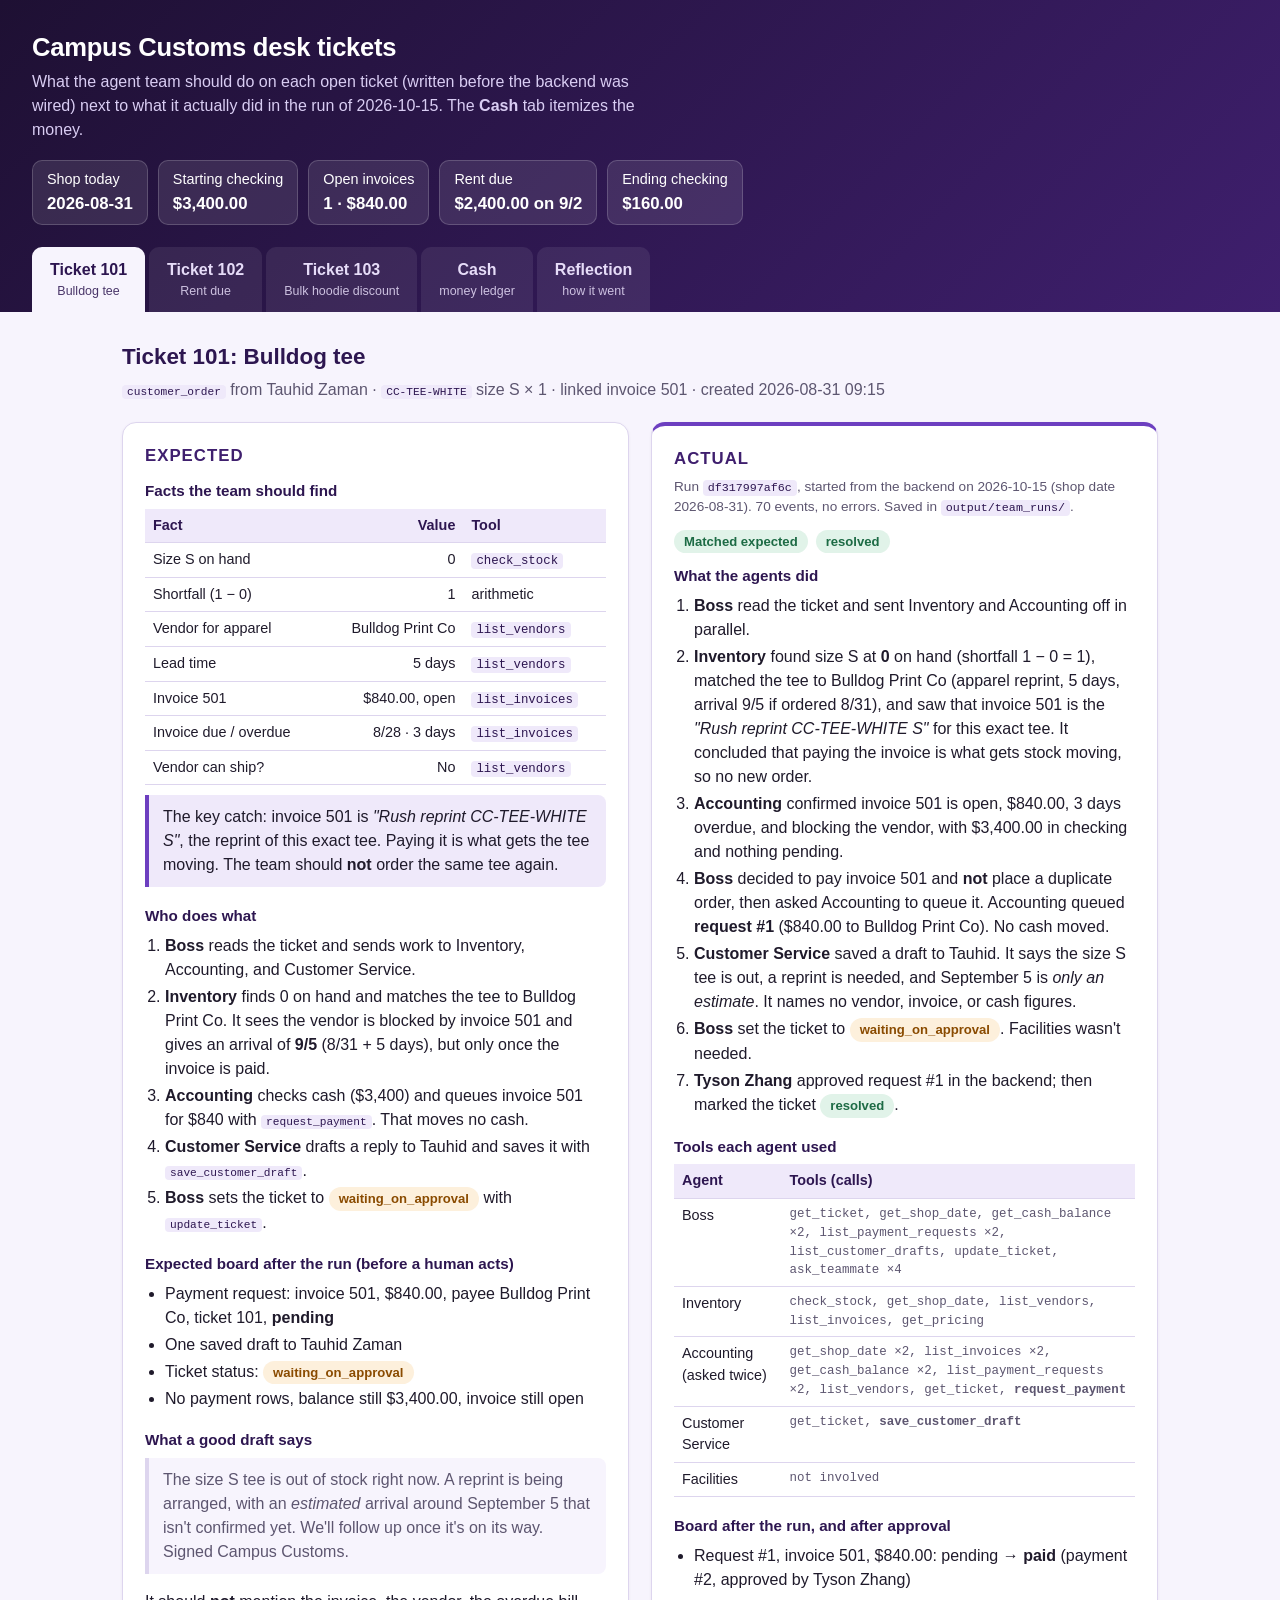
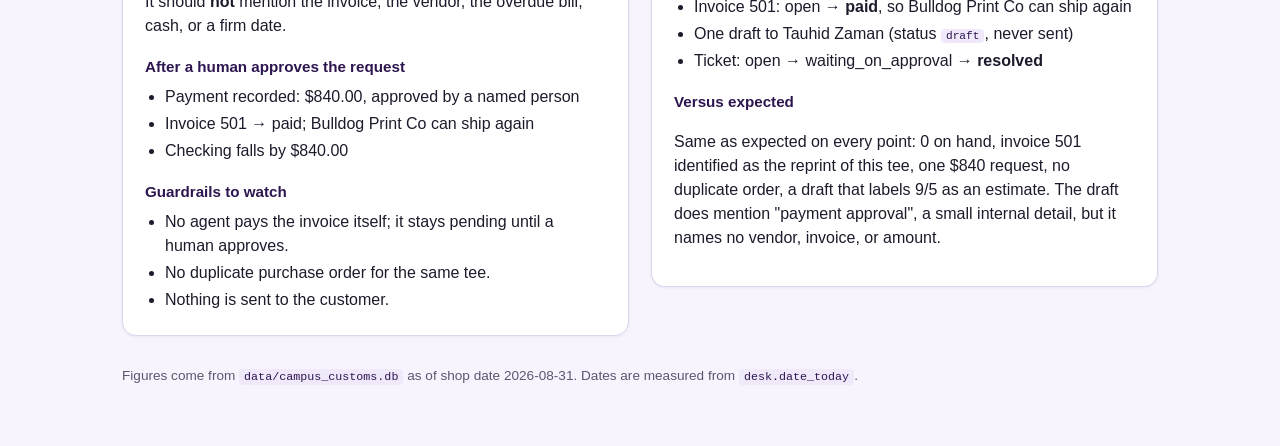
<file: output/desk_tickets.html>
<!DOCTYPE html>
<html lang="en">
<head>
<meta charset="utf-8">
<meta name="viewport" content="width=device-width, initial-scale=1">
<title>Campus Customs desk tickets: expected vs actual</title>
<style>
  :root {
    --purple-900: #1e1033;
    --purple-800: #2d1650;
    --purple-700: #3f1f6e;
    --purple-500: #6d3fc0;
    --purple-100: #efe9fa;
    --purple-50: #f7f4fd;
    --ink: #1f1a2b;
    --muted: #5d5670;
    --line: #ddd5ee;
    --ok: #1d6b45;
    --warn: #8a4b00;
    --stop: #a3282c;
  }
  * { box-sizing: border-box; }
  body {
    margin: 0;
    font-family: -apple-system, BlinkMacSystemFont, "Segoe UI", Roboto, Helvetica, Arial, sans-serif;
    color: var(--ink);
    background: var(--purple-50);
    line-height: 1.5;
  }
  header {
    background: linear-gradient(135deg, var(--purple-900), var(--purple-700));
    color: #fff;
    padding: 28px 32px 0;
  }
  header h1 { margin: 0 0 4px; font-size: 1.6rem; letter-spacing: -0.01em; }
  header p { margin: 0 0 18px; color: #d9cdf3; max-width: 70ch; }
  .facts { display: flex; flex-wrap: wrap; gap: 10px; margin-bottom: 22px; }
  .fact {
    background: rgba(255, 255, 255, 0.1);
    border: 1px solid rgba(255, 255, 255, 0.18);
    border-radius: 10px;
    padding: 8px 14px;
    font-size: 0.9rem;
  }
  .fact b { display: block; font-size: 1.05rem; }
  [role="tablist"] { display: flex; flex-wrap: wrap; gap: 4px; }
  [role="tab"] {
    appearance: none;
    border: 0;
    border-radius: 10px 10px 0 0;
    padding: 11px 18px;
    font: inherit;
    font-weight: 600;
    color: #e6dcf8;
    background: rgba(255, 255, 255, 0.08);
    cursor: pointer;
  }
  [role="tab"]:hover { background: rgba(255, 255, 255, 0.16); }
  [role="tab"][aria-selected="true"] { background: var(--purple-50); color: var(--purple-800); }
  [role="tab"]:focus-visible { outline: 3px solid #c9b3f5; outline-offset: 2px; }
  .tab-sub { display: block; font-weight: 400; font-size: 0.78rem; opacity: 0.85; }
  main { max-width: 1100px; margin: 0 auto; padding: 28px 32px 60px; }
  [role="tabpanel"][hidden] { display: none; }
  h2 { margin: 0 0 4px; color: var(--purple-800); font-size: 1.4rem; }
  .ticket-meta { color: var(--muted); margin: 0 0 20px; }
  .columns { display: grid; grid-template-columns: 1fr 1fr; gap: 22px; align-items: start; }
  @media (max-width: 860px) { .columns { grid-template-columns: 1fr; } }
  section.card {
    background: #fff;
    border: 1px solid var(--line);
    border-radius: 14px;
    padding: 20px 22px;
    box-shadow: 0 1px 3px rgba(45, 22, 80, 0.06);
  }
  section.card > h3 {
    margin: 0 0 12px;
    font-size: 1.05rem;
    text-transform: uppercase;
    letter-spacing: 0.06em;
    color: var(--purple-700);
  }
  section.actual { border: 2px dashed var(--line); background: transparent; box-shadow: none; min-height: 420px; }
  section.actual > h3 { color: var(--muted); }
  .placeholder { color: var(--muted); font-style: italic; }
  section.actual.filled { border: 1px solid var(--line); border-top: 4px solid var(--purple-500); background: #fff; box-shadow: 0 1px 3px rgba(45, 22, 80, 0.06); min-height: 0; }
  section.actual.filled > h3 { color: var(--purple-700); }
  .verdict { display: flex; align-items: center; gap: 8px; margin: 0 0 12px; }
  .run-meta { color: var(--muted); font-size: 0.85rem; margin: -6px 0 12px; }
  .tools { font-family: Menlo, Consolas, monospace; font-size: 0.78rem; color: var(--muted); }
  .ledger td.num, .ledger th.num { white-space: nowrap; }
  .ledger tr.total td { font-weight: 700; border-top: 2px solid var(--purple-500); background: var(--purple-50); }
  .ledger tr.start td { background: var(--purple-50); }
  .check { color: var(--ok); font-weight: 700; }
  h4 { margin: 18px 0 6px; font-size: 0.95rem; color: var(--purple-800); }
  h4:first-of-type { margin-top: 0; }
  ul, ol { margin: 0; padding-left: 20px; }
  li { margin: 3px 0; }
  table { width: 100%; border-collapse: collapse; font-size: 0.9rem; margin: 4px 0; }
  th, td { text-align: left; padding: 6px 8px; border-bottom: 1px solid var(--line); vertical-align: top; }
  th { background: var(--purple-100); color: var(--purple-800); font-weight: 600; }
  td.num, th.num { text-align: right; font-variant-numeric: tabular-nums; }
  code { background: var(--purple-100); color: var(--purple-800); border-radius: 4px; padding: 1px 5px; font-size: 0.86em; }
  .pill {
    display: inline-block;
    border-radius: 999px;
    padding: 2px 10px;
    font-size: 0.82rem;
    font-weight: 600;
    background: var(--purple-100);
    color: var(--purple-800);
  }
  .pill.ok { background: #e1f3e9; color: var(--ok); }
  .pill.warn { background: #fdf0dc; color: var(--warn); }
  .pill.stop { background: #fbe4e4; color: var(--stop); }
  .callout {
    border-left: 4px solid var(--purple-500);
    background: var(--purple-100);
    padding: 10px 14px;
    border-radius: 0 8px 8px 0;
    margin: 10px 0 0;
  }
  blockquote {
    margin: 6px 0 0;
    padding: 10px 14px;
    border-left: 4px solid var(--line);
    background: var(--purple-50);
    border-radius: 0 8px 8px 0;
    color: var(--muted);
  }
  .empty-tab {
    border: 2px dashed var(--line);
    border-radius: 14px;
    min-height: 320px;
    display: grid;
    place-items: center;
    color: var(--muted);
    font-style: italic;
  }
  footer { color: var(--muted); font-size: 0.85rem; margin-top: 30px; }
</style>
</head>
<body>

<header>
  <h1>Campus Customs desk tickets</h1>
  <p>What the agent team should do on each open ticket (written before the backend was wired) next to what it actually did in the run of 2026-10-15. The <b>Cash</b> tab itemizes the money.</p>
  <div class="facts" aria-label="Shop facts">
    <div class="fact">Shop today<b>2026-08-31</b></div>
    <div class="fact">Starting checking<b>$3,400.00</b></div>
    <div class="fact">Open invoices<b>1 &middot; $840.00</b></div>
    <div class="fact">Rent due<b>$2,400.00 on 9/2</b></div>
    <div class="fact">Ending checking<b>$160.00</b></div>
  </div>
  <div role="tablist" aria-label="Desk tickets">
    <button role="tab" id="tab-101" aria-controls="panel-101" aria-selected="true">Ticket 101<span class="tab-sub">Bulldog tee</span></button>
    <button role="tab" id="tab-102" aria-controls="panel-102" aria-selected="false" tabindex="-1">Ticket 102<span class="tab-sub">Rent due</span></button>
    <button role="tab" id="tab-103" aria-controls="panel-103" aria-selected="false" tabindex="-1">Ticket 103<span class="tab-sub">Bulk hoodie discount</span></button>
    <button role="tab" id="tab-cash" aria-controls="panel-cash" aria-selected="false" tabindex="-1">Cash<span class="tab-sub">money ledger</span></button>
    <button role="tab" id="tab-reflection" aria-controls="panel-reflection" aria-selected="false" tabindex="-1">Reflection<span class="tab-sub">how it went</span></button>
  </div>
</header>

<main>

<!-- ============================== TICKET 101 ============================== -->
<div role="tabpanel" id="panel-101" aria-labelledby="tab-101" tabindex="0">
  <h2>Ticket 101: Bulldog tee</h2>
  <p class="ticket-meta"><code>customer_order</code> from Tauhid Zaman &middot; <code>CC-TEE-WHITE</code> size S &times; 1 &middot; linked invoice 501 &middot; created 2026-08-31 09:15</p>
  <div class="columns">
    <section class="card expected" aria-labelledby="exp-101">
      <h3 id="exp-101">Expected</h3>

      <h4>Facts the team should find</h4>
      <table>
        <tr><th>Fact</th><th class="num">Value</th><th>Tool</th></tr>
        <tr><td>Size S on hand</td><td class="num">0</td><td><code>check_stock</code></td></tr>
        <tr><td>Shortfall (1 &minus; 0)</td><td class="num">1</td><td>arithmetic</td></tr>
        <tr><td>Vendor for apparel</td><td class="num">Bulldog Print Co</td><td><code>list_vendors</code></td></tr>
        <tr><td>Lead time</td><td class="num">5 days</td><td><code>list_vendors</code></td></tr>
        <tr><td>Invoice 501</td><td class="num">$840.00, open</td><td><code>list_invoices</code></td></tr>
        <tr><td>Invoice due / overdue</td><td class="num">8/28 &middot; 3 days</td><td><code>list_invoices</code></td></tr>
        <tr><td>Vendor can ship?</td><td class="num">No</td><td><code>list_vendors</code></td></tr>
      </table>
      <p class="callout">The key catch: invoice 501 is <i>"Rush reprint CC-TEE-WHITE S"</i>, the reprint of this exact tee. Paying it is what gets the tee moving. The team should <b>not</b> order the same tee again.</p>

      <h4>Who does what</h4>
      <ol>
        <li><b>Boss</b> reads the ticket and sends work to Inventory, Accounting, and Customer Service.</li>
        <li><b>Inventory</b> finds 0 on hand and matches the tee to Bulldog Print Co. It sees the vendor is blocked by invoice 501 and gives an arrival of <b>9/5</b> (8/31 + 5 days), but only once the invoice is paid.</li>
        <li><b>Accounting</b> checks cash ($3,400) and queues invoice 501 for $840 with <code>request_payment</code>. That moves no cash.</li>
        <li><b>Customer Service</b> drafts a reply to Tauhid and saves it with <code>save_customer_draft</code>.</li>
        <li><b>Boss</b> sets the ticket to <span class="pill warn">waiting_on_approval</span> with <code>update_ticket</code>.</li>
      </ol>

      <h4>Expected board after the run (before a human acts)</h4>
      <ul>
        <li>Payment request: invoice 501, $840.00, payee Bulldog Print Co, ticket 101, <b>pending</b></li>
        <li>One saved draft to Tauhid Zaman</li>
        <li>Ticket status: <span class="pill warn">waiting_on_approval</span></li>
        <li>No payment rows, balance still $3,400.00, invoice still open</li>
      </ul>

      <h4>What a good draft says</h4>
      <blockquote>The size S tee is out of stock right now. A reprint is being arranged, with an <i>estimated</i> arrival around September 5 that isn't confirmed yet. We'll follow up once it's on its way. Signed Campus Customs.</blockquote>
      <p>It should <b>not</b> mention the invoice, the vendor, the overdue bill, cash, or a firm date.</p>

      <h4>After a human approves the request</h4>
      <ul>
        <li>Payment recorded: $840.00, approved by a named person</li>
        <li>Invoice 501 &rarr; paid; Bulldog Print Co can ship again</li>
        <li>Checking falls by $840.00</li>
      </ul>

      <h4>Guardrails to watch</h4>
      <ul>
        <li>No agent pays the invoice itself; it stays pending until a human approves.</li>
        <li>No duplicate purchase order for the same tee.</li>
        <li>Nothing is sent to the customer.</li>
      </ul>
    </section>

    <section class="card actual filled" aria-labelledby="act-101">
      <h3 id="act-101">Actual</h3>
      <p class="run-meta">Run <code>df317997af6c</code>, started from the backend on 2026-10-15 (shop date 2026-08-31). 70 events, no errors. Saved in <code>output/team_runs/</code>.</p>
      <p class="verdict"><span class="pill ok">Matched expected</span> <span class="pill ok">resolved</span></p>

      <h4>What the agents did</h4>
      <ol>
        <li><b>Boss</b> read the ticket and sent Inventory and Accounting off in parallel.</li>
        <li><b>Inventory</b> found size S at <b>0</b> on hand (shortfall 1 &minus; 0 = 1), matched the tee to Bulldog Print Co (apparel reprint, 5 days, arrival 9/5 if ordered 8/31), and saw that invoice 501 is the <i>"Rush reprint CC-TEE-WHITE S"</i> for this exact tee. It concluded that paying the invoice is what gets stock moving, so no new order.</li>
        <li><b>Accounting</b> confirmed invoice 501 is open, $840.00, 3 days overdue, and blocking the vendor, with $3,400.00 in checking and nothing pending.</li>
        <li><b>Boss</b> decided to pay invoice 501 and <b>not</b> place a duplicate order, then asked Accounting to queue it. Accounting queued <b>request #1</b> ($840.00 to Bulldog Print Co). No cash moved.</li>
        <li><b>Customer Service</b> saved a draft to Tauhid. It says the size S tee is out, a reprint is needed, and September 5 is <i>only an estimate</i>. It names no vendor, invoice, or cash figures.</li>
        <li><b>Boss</b> set the ticket to <span class="pill warn">waiting_on_approval</span>. Facilities wasn't needed.</li>
        <li><b>Tyson Zhang</b> approved request #1 in the backend; then marked the ticket <span class="pill ok">resolved</span>.</li>
      </ol>

      <h4>Tools each agent used</h4>
      <table>
        <tr><th>Agent</th><th>Tools (calls)</th></tr>
        <tr><td>Boss</td><td class="tools">get_ticket, get_shop_date, get_cash_balance &times;2, list_payment_requests &times;2, list_customer_drafts, update_ticket, ask_teammate &times;4</td></tr>
        <tr><td>Inventory</td><td class="tools">check_stock, get_shop_date, list_vendors, list_invoices, get_pricing</td></tr>
        <tr><td>Accounting (asked twice)</td><td class="tools">get_shop_date &times;2, list_invoices &times;2, get_cash_balance &times;2, list_payment_requests &times;2, list_vendors, get_ticket, <b>request_payment</b></td></tr>
        <tr><td>Customer Service</td><td class="tools">get_ticket, <b>save_customer_draft</b></td></tr>
        <tr><td>Facilities</td><td class="tools">not involved</td></tr>
      </table>

      <h4>Board after the run, and after approval</h4>
      <ul>
        <li>Request #1, invoice 501, $840.00: pending &rarr; <b>paid</b> (payment #2, approved by Tyson Zhang)</li>
        <li>Invoice 501: open &rarr; <b>paid</b>, so Bulldog Print Co can ship again</li>
        <li>One draft to Tauhid Zaman (status <code>draft</code>, never sent)</li>
        <li>Ticket: open &rarr; waiting_on_approval &rarr; <b>resolved</b></li>
      </ul>

      <h4>Versus expected</h4>
      <p>Same as expected on every point: 0 on hand, invoice 501 identified as the reprint of this tee, one $840 request, no duplicate order, a draft that labels 9/5 as an estimate. The draft does mention "payment approval", a small internal detail, but it names no vendor, invoice, or amount.</p>
    </section>
  </div>
</div>

<!-- ============================== TICKET 102 ============================== -->
<div role="tabpanel" id="panel-102" aria-labelledby="tab-102" tabindex="0" hidden>
  <h2>Ticket 102: Rent due</h2>
  <p class="ticket-meta"><code>rent_notice</code> from Elm City Properties &middot; lease 1 &middot; "shop rent due in 2 days" &middot; created 2026-08-31 11:05</p>
  <div class="columns">
    <section class="card expected" aria-labelledby="exp-102">
      <h3 id="exp-102">Expected</h3>

      <h4>Facts the team should find</h4>
      <table>
        <tr><th>Fact</th><th class="num">Value</th><th>Tool</th></tr>
        <tr><td>Space</td><td class="num">Chapel Street shop</td><td><code>get_lease_status</code></td></tr>
        <tr><td>Landlord</td><td class="num">Elm City Properties</td><td><code>get_lease_status</code></td></tr>
        <tr><td>Monthly rent</td><td class="num">$2,400.00</td><td><code>get_lease_status</code></td></tr>
        <tr><td>Next due</td><td class="num">2026-09-02</td><td><code>get_lease_status</code></td></tr>
        <tr><td>Days until due (9/2 &minus; 8/31)</td><td class="num">2, not overdue</td><td><code>get_lease_status</code></td></tr>
        <tr><td>Checking balance</td><td class="num">$3,400.00</td><td><code>get_cash_balance</code></td></tr>
      </table>
      <p class="callout">The ticket's "due in 2 days" matches the lease record. Rent keeps the shop open, so it is the <b>top priority</b> for cash.</p>

      <h4>Who does what</h4>
      <ol>
        <li><b>Boss</b> sends the lease check to Facilities and the cash check to Accounting.</li>
        <li><b>Facilities</b> confirms $2,400 due 9/2, flags it as urgent (due within 7 days), checks that rent isn't already queued, and hands the payment to Accounting.</li>
        <li><b>Accounting</b> confirms $3,400 covers $2,400 and queues rent with <code>request_payment(kind="rent", ref_id=1)</code>.</li>
        <li><b>Boss</b> sets the ticket to <span class="pill warn">waiting_on_approval</span>.</li>
        <li><b>Customer Service</b> isn't needed. The landlord isn't a customer, and the team doesn't contact landlords.</li>
      </ol>

      <h4>Expected board after the run (before a human acts)</h4>
      <ul>
        <li>Payment request: rent for lease 1, $2,400.00, payee Elm City Properties, ticket 102, <b>pending</b></li>
        <li>Ticket status: <span class="pill warn">waiting_on_approval</span></li>
        <li>Exactly one rent request, even if both Facilities and the Boss ask Accounting</li>
        <li>No draft, no payment rows, balance still $3,400.00</li>
      </ul>

      <h4>After a human approves the request</h4>
      <ul>
        <li>Payment recorded: $2,400.00, approved by a named person</li>
        <li>Lease 1 next due moves 2026-09-02 &rarr; <b>2026-10-02</b></li>
        <li>Checking falls by $2,400.00</li>
      </ul>

      <h4>Guardrails to watch</h4>
      <ul>
        <li>The rent is approved before the less urgent payments when the human works the queue.</li>
        <li>No message is sent to Elm City Properties.</li>
        <li>The ticket isn't marked resolved while the rent request is still pending.</li>
      </ul>
    </section>

    <section class="card actual filled" aria-labelledby="act-102">
      <h3 id="act-102">Actual</h3>
      <p class="run-meta">Run <code>8f8c3a8ee5af</code>, right after ticket 101. 64 events, no errors. Saved in <code>output/team_runs/</code>.</p>
      <p class="verdict"><span class="pill ok">Matched expected</span> <span class="pill ok">resolved</span></p>

      <h4>What the agents did</h4>
      <ol>
        <li><b>Boss</b> read the ticket, checked the lease, cash, and pending requests itself, and sent Facilities and Accounting off in parallel.</li>
        <li><b>Facilities</b> confirmed lease 1 (Chapel Street shop, Elm City Properties): <b>$2,400.00</b> due <b>2026-09-02</b>, 2 days out, not overdue, urgent. It checked nothing was queued and handed the payment to Accounting.</li>
        <li><b>Accounting</b> (from the Boss) checked cash against the pending $840 invoice request: $3,400 &minus; $840 &minus; $2,400 = <b>$160</b> left, so rent fits. It queued <b>request #2</b> ($2,400.00 to Elm City Properties).</li>
        <li><b>Accounting</b> (from Facilities, a second time) saw request #2 already pending and <b>did not queue a duplicate</b>.</li>
        <li><b>Boss</b> briefly saw a list without request #2, asked Accounting to reconcile, and got back that #2 was pending. It then set the ticket to <span class="pill warn">waiting_on_approval</span>.</li>
        <li>No customer draft: the landlord isn't a customer. Inventory and Customer Service weren't needed.</li>
        <li><b>Tyson Zhang</b> approved request #2 (first, since rent comes first), then marked the ticket <span class="pill ok">resolved</span>.</li>
      </ol>

      <h4>Tools each agent used</h4>
      <table>
        <tr><th>Agent</th><th>Tools (calls)</th></tr>
        <tr><td>Boss</td><td class="tools">get_ticket, get_shop_date, get_cash_balance, list_payment_requests &times;2, get_lease_status, update_ticket, ask_teammate &times;3</td></tr>
        <tr><td>Facilities</td><td class="tools">get_lease_status, list_payment_requests, ask_teammate</td></tr>
        <tr><td>Accounting (asked 3 times)</td><td class="tools">get_shop_date &times;3, get_cash_balance &times;3, list_payment_requests &times;3, get_lease_status &times;3, get_ticket, <b>request_payment</b></td></tr>
        <tr><td>Inventory, Customer Service</td><td class="tools">not involved</td></tr>
      </table>

      <h4>Board after the run, and after approval</h4>
      <ul>
        <li>Request #2, rent for lease 1, $2,400.00: pending &rarr; <b>paid</b> (payment #1, approved by Tyson Zhang)</li>
        <li>Lease 1 next due: 2026-09-02 &rarr; <b>2026-10-02</b></li>
        <li>Exactly one rent request, even though Accounting was asked twice</li>
        <li>Ticket: open &rarr; waiting_on_approval &rarr; <b>resolved</b></li>
      </ul>

      <h4>Versus expected</h4>
      <p>Same as expected. The run also showed the duplicate guard working: two teammates asked for the rent payment, and only one request was made. The Boss's reconcile step cost an extra Accounting run but got the right answer.</p>
    </section>
  </div>
</div>

<!-- ============================== TICKET 103 ============================== -->
<div role="tabpanel" id="panel-103" aria-labelledby="tab-103" tabindex="0" hidden>
  <h2>Ticket 103: Bulk hoodie discount</h2>
  <p class="ticket-meta"><code>price_override</code> from Yale AI Club &middot; <code>CC-HOOD-NAVY</code> size M &times; 20 &middot; asks for a bulk discount (no % named) &middot; created 2026-08-31 16:55</p>
  <div class="columns">
    <section class="card expected" aria-labelledby="exp-103">
      <h3 id="exp-103">Expected</h3>

      <h4>Facts the team should find</h4>
      <table>
        <tr><th>Fact</th><th class="num">Value</th><th>Tool</th></tr>
        <tr><td>Size M on hand</td><td class="num">8</td><td><code>check_stock</code></td></tr>
        <tr><td>Shortfall (20 &minus; 8)</td><td class="num">12</td><td>arithmetic</td></tr>
        <tr><td>Unit cost / list price</td><td class="num">$22.00 / $58.00</td><td><code>get_pricing</code></td></tr>
        <tr><td>Margin at list</td><td class="num">$36.00 &middot; 62.1%</td><td><code>get_pricing</code></td></tr>
        <tr><td>Restock vendor</td><td class="num">Bulldog Print Co, 5 days</td><td><code>list_vendors</code></td></tr>
        <tr><td>Vendor can ship?</td><td class="num">No (invoice 501)</td><td><code>list_vendors</code></td></tr>
        <tr><td>Restock cost (12 &times; $22)</td><td class="num">$264.00</td><td><code>get_pricing</code></td></tr>
      </table>

      <h4>Discount options Accounting should be able to show</h4>
      <table>
        <tr><th>Discount</th><th class="num">Unit price</th><th class="num">Margin</th><th class="num">8 hoodies</th></tr>
        <tr><td>None (list)</td><td class="num">$58.00</td><td class="num">62.1%</td><td class="num">$464.00</td></tr>
        <tr><td>10%</td><td class="num">$52.20</td><td class="num">57.9%</td><td class="num">$417.60</td></tr>
        <tr><td>15%</td><td class="num">$49.30</td><td class="num">55.4%</td><td class="num">$394.40</td></tr>
        <tr><td>20%</td><td class="num">$46.40</td><td class="num">52.6%</td><td class="num">$371.20</td></tr>
      </table>
      <p>All stay well above the 40% margin line in Accounting's prompt, so a modest discount is defensible. The Boss makes the call.</p>

      <h4>Why the full 20 can't be promised: cash across all tickets</h4>
      <table>
        <tr><th>Step (priority order)</th><th class="num">Amount</th><th class="num">Balance after</th></tr>
        <tr><td>Start</td><td class="num"></td><td class="num">$3,400.00</td></tr>
        <tr><td>1. Rent, lease 1 (ticket 102)</td><td class="num">&minus;$2,400.00</td><td class="num">$1,000.00</td></tr>
        <tr><td>2. Invoice 501 (ticket 101)</td><td class="num">&minus;$840.00</td><td class="num">$160.00</td></tr>
        <tr><td>3. Restock 12 hoodies (ticket 103)</td><td class="num">&minus;$264.00</td><td class="num"><span class="pill stop">&minus;$104.00</span></td></tr>
      </table>
      <p class="callout">The restock doesn't fit. It is short <b>$104.00</b> once the two obligations are paid, and no revenue comes in. Even if cash allowed, the vendor can't ship until invoice 501 is paid.</p>

      <h4>Who does what</h4>
      <ol>
        <li><b>Boss</b> sends the stock check to Inventory, the margin and cost check to Accounting, and the reply to Customer Service.</li>
        <li><b>Inventory</b> finds 8 on hand and 12 short, names Bulldog Print Co (5 days), and flags the invoice 501 block.</li>
        <li><b>Accounting</b> gives the margins and the $264 restock cost, and shows it won't fit after rent and invoice 501. It does <b>not</b> queue the purchase order.</li>
        <li><b>Boss</b> decides: offer the 8 in stock now (list price, or a modest discount the Boss approves) and make no promise on the other 12. The ticket becomes <span class="pill stop">blocked</span> (cash), or <span class="pill">needs_info</span> if the Boss wants the club to name a discount.</li>
        <li><b>Customer Service</b> drafts a reply that matches that call exactly and saves it.</li>
      </ol>

      <h4>Expected board after the run</h4>
      <ul>
        <li><b>No</b> payment request for ticket 103</li>
        <li>One saved draft to Yale AI Club (a revised second draft is fine if the Boss's call changed)</li>
        <li>Ticket status: <span class="pill stop">blocked</span> or <span class="pill">needs_info</span>, with a note on why</li>
      </ul>

      <h4>What a good draft says</h4>
      <blockquote>We can fill 8 of the 20 size M hoodies now (at the price the Boss approved) but can't commit to the remaining 12 or a date yet. Would you like the 8? Signed Campus Customs.</blockquote>
      <p>It should <b>not</b> mention unit cost, margin, the vendor, the invoice, or the shop's cash, and it shouldn't promise a discount the Boss didn't approve.</p>

      <h4>Guardrails to watch</h4>
      <ul>
        <li>If a purchase order <i>were</i> queued, <code>pay_request</code> must refuse it once rent and invoice 501 are paid (balance $160.00 &lt; $264.00).</li>
        <li>The discount never goes below unit cost ($22.00).</li>
        <li>No promise of all 20 hoodies.</li>
      </ul>
    </section>

    <section class="card actual filled" aria-labelledby="act-103">
      <h3 id="act-103">Actual</h3>
      <p class="run-meta">Run <code>febd6bf23091</code>, started after ticket 102 and <b>stopped on request</b> before the Boss returned its final plan. 26 agent-loop steps are in <code>output/audit_trail.json</code>; no run file was saved.</p>
      <p class="verdict"><span class="pill warn">Partly run</span> <span class="pill">needs_info</span> <span class="pill">not resolved</span></p>

      <h4>What the agents did before the stop</h4>
      <ol>
        <li><b>Boss</b> sent the stock check to Inventory and the margin check to Accounting.</li>
        <li><b>Inventory</b> confirmed 8 on hand, 12 short, Bulldog Print Co blocked by invoice 501 (then still unpaid).</li>
        <li><b>Accounting</b> priced discount options with <code>get_pricing</code> (5 calls) and asked Inventory about the restock cost.</li>
        <li><b>Boss</b> chose to offer <b>10% off the 8 in stock ($52.20 each)</b> and promise nothing on the other 12, because the restock was blocked and the $264 order didn't fit in the cash left after the pending requests.</li>
        <li><b>Customer Service</b> double-checked with Inventory, then saved a draft offering the 8 at $52.20 and asking if the club wants to proceed.</li>
        <li><b>Boss</b> set the ticket to <span class="pill">needs_info</span> (waiting on the club's answer). <b>No payment request</b> was made for 103.</li>
      </ol>

      <h4>Tools each agent used</h4>
      <table>
        <tr><th>Agent</th><th>Tools (calls)</th></tr>
        <tr><td>Boss</td><td class="tools">get_ticket, get_cash_balance, list_payment_requests, update_ticket, ask_teammate &times;3</td></tr>
        <tr><td>Inventory (asked 3 times)</td><td class="tools">check_stock &times;4, get_shop_date &times;3, list_vendors &times;3, list_invoices &times;3, get_pricing &times;2, get_ticket &times;2</td></tr>
        <tr><td>Accounting</td><td class="tools">get_ticket, get_pricing &times;5, get_cash_balance, list_invoices, list_payment_requests, get_lease_status, ask_teammate</td></tr>
        <tr><td>Customer Service</td><td class="tools">get_ticket, check_stock, get_pricing, ask_teammate, <b>save_customer_draft</b></td></tr>
        <tr><td>Facilities</td><td class="tools">not involved</td></tr>
      </table>

      <h4>Versus expected</h4>
      <p>The decision matched: offer the 8 in stock, no promise on the 12, no purchase order queued. The status came out <code>needs_info</code> rather than <code>blocked</code>, one of the two outcomes expected. The 10% discount keeps a 57.9% margin. The ticket stays open: the club hasn't answered, and the run was stopped before the Boss's final plan.</p>
    </section>
  </div>
</div>

<!-- ============================== CASH ============================== -->
<div role="tabpanel" id="panel-cash" aria-labelledby="tab-cash" tabindex="0" hidden>
  <h2>Cash</h2>
  <p class="ticket-meta">Checking account, ticket by ticket. Cash only goes out in this shop; no revenue comes in.</p>
  <section class="card">
    <table class="ledger">
      <tr><th>Step</th><th>What happened and why</th><th class="num">Change</th><th class="num">Checking after</th></tr>
      <tr class="start"><td>Start</td><td><code>cash_accounts</code> in the reset working database, shop date 2026-08-31</td><td class="num"></td><td class="num">$3,400.00</td></tr>
      <tr><td>Ticket 102: rent</td><td>Request #2 approved by Tyson Zhang and paid first, since rent keeps the shop open. $2,400.00 to Elm City Properties for lease 1, due 9/2. Lease next due moved to 10/2. Payment #1.</td><td class="num">&minus;$2,400.00</td><td class="num">$1,000.00</td></tr>
      <tr><td>Ticket 101: Bulldog tee</td><td>Request #1 approved by Tyson Zhang. $840.00 to Bulldog Print Co for overdue invoice 501, the rush reprint of the size S tee. Paying it lifts the vendor's shipping block. Payment #2.</td><td class="num">&minus;$840.00</td><td class="num">$160.00</td></tr>
      <tr><td>Ticket 103: hoodies</td><td>No payment. The team offered the 8 hoodies in stock and queued no purchase order. A 12-hoodie restock would cost $264.00 (12 &times; $22.00), $104.00 more than the $160.00 left, so it couldn't be paid. The ticket isn't resolved.</td><td class="num">$0.00</td><td class="num">$160.00</td></tr>
      <tr class="total"><td>End</td><td>Total paid $3,240.00 ($2,400.00 + $840.00)</td><td class="num">&minus;$3,240.00</td><td class="num">$160.00</td></tr>
    </table>
    <p class="callout"><span class="check">&check; Matches the database.</span> <code>cash_accounts</code> in <code>data/campus_customs_new.db</code> shows <b>checking = $160.00</b>, as of 2026-08-31. The <code>payments</code> table holds exactly two rows (rent $2,400.00 and invoice 501 $840.00, both approved by Tyson Zhang), and $3,400.00 &minus; $3,240.00 = $160.00.</p>
    <h4>Guardrails seen in the money</h4>
    <ul>
      <li>No cash moved until a person approved each request; the agents only queued them.</li>
      <li>The balance never went below zero. The $264.00 restock was never queued, and <code>pay_request</code> would have refused it at $160.00.</li>
      <li>Rent was paid before the invoice, matching the priority in the prompts.</li>
    </ul>
  </section>
</div>

<!-- ============================== REFLECTION ============================== -->
<div role="tabpanel" id="panel-reflection" aria-labelledby="tab-reflection" tabindex="0" hidden>
  <h2>Reflection</h2>
  <p class="ticket-meta">How the agent team performed in the 2026-10-15 run, and what else it could do for Campus Customs with the tools it already has.</p>

  <section class="card">
    <h3>Performance at a glance</h3>
    <table>
      <tr><th>Ticket</th><th class="num">Agent runs</th><th class="num">Loop steps</th><th class="num">MCP tool calls</th><th class="num">Hand-offs</th><th class="num">Tokens in / out</th><th class="num">Errors</th><th>Result</th></tr>
      <tr><td>101 Bulldog tee</td><td class="num">5</td><td class="num">17</td><td class="num">26</td><td class="num">4</td><td class="num">68,069 / 6,063</td><td class="num">0</td><td><span class="pill ok">matched expected</span></td></tr>
      <tr><td>102 Rent due</td><td class="num">5</td><td class="num">15</td><td class="num">23</td><td class="num">4</td><td class="num">58,461 / 5,368</td><td class="num">0</td><td><span class="pill ok">matched expected</span></td></tr>
      <tr><td>103 Hoodies (stopped)</td><td class="num">5</td><td class="num">26</td><td class="num">35</td><td class="num">5</td><td class="num">102,941 / 12,544</td><td class="num">0</td><td><span class="pill warn">right call, not finished</span></td></tr>
    </table>
    <p class="ticket-meta" style="margin-top:8px">From <code>output/audit_trail.json</code>. All on gpt-6-luna at high reasoning effort.</p>
  </section>

  <div class="columns" style="margin-top:22px">
    <section class="card">
      <h3>What went well</h3>
      <ul>
        <li><b>Right answers, every number traced.</b> Every stock count, dollar amount, and date in the reports came from a tool, and each matched the Expected column.</li>
        <li><b>It caught the trap on 101.</b> Inventory read invoice 501's description, saw it was the reprint of the same tee, and the Boss refused to order the tee twice.</li>
        <li><b>It handled cash across tickets.</b> Accounting worked out a running balance ($3,400 &rarr; $1,000 &rarr; $160) and the team queued nothing for 103 that the shop couldn't afford.</li>
        <li><b>Guardrails held under real use.</b> No agent moved cash; the duplicate check stopped a second rent request; a ticket couldn't be closed with a payment pending.</li>
        <li><b>Honest when blind.</b> In early runs, before cash and invoice tools existed, every agent said "couldn't verify" instead of guessing a balance.</li>
        <li><b>Real teamwork.</b> Hand-offs went three deep (Boss &rarr; Facilities &rarr; Accounting) and specialists asked each other directly.</li>
      </ul>
    </section>

    <section class="card">
      <h3>What didn't go well</h3>
      <ul>
        <li><b>Slow and wordy.</b> A single ticket took 15&ndash;26 loop steps and 58k&ndash;103k input tokens, a minute or more of waiting at the desk. Ticket 103 alone used more tokens than 101 and 102 together.</li>
        <li><b>Repeated work.</b> Accounting ran 3 times on the rent ticket and Inventory 3 times on the hoodies, because several teammates asked the same question. Full connectivity makes this easy.</li>
        <li><b>Inconsistent judgment.</b> Across runs, ticket 103 got 10% off in some runs and no discount in others, and came out <code>needs_info</code> or <code>blocked</code>. The cash rules held every time; the business call didn't.</li>
        <li><b>Stale reads.</b> On 102 the Boss read the payment list before Accounting's request landed and spent an extra hand-off reconciling it.</li>
        <li><b>Small leaks in drafts.</b> One draft mentioned "payment approval" and an earlier one showed the SKU code, details a customer doesn't need.</li>
        <li><b>Fragile runs.</b> A run lives inside the backend process; restarting the server (or editing its code) kills it mid-ticket, as happened to 103, and there's no cancel button.</li>
      </ul>
    </section>
  </div>

  <section class="card" style="margin-top:22px">
    <h3>Problems Campus Customs could hand this team today</h3>
    <p class="ticket-meta">Using only the 17 MCP tools that exist now, with figures from the working database.</p>
    <table>
      <tr><th>Problem</th><th>What the team would do</th><th>Tools</th></tr>
      <tr><td><b>Stockouts nobody filed a ticket for</b></td><td>Inventory sweeps every SKU and flags zeros and low sizes: the Crest Mug is at 0, the tee is at 0 in S, and hoodie S is down to 4. For the mug, Elm City Gifts can ship (no open invoice, 3 days), and a 10-mug order costs $35.00, which fits the $160.00 left. Accounting queues it for approval.</td><td class="tools">check_stock, list_vendors, get_pricing, request_payment</td></tr>
      <tr><td><b>Which bills to pay first</b></td><td>A morning cash check: Accounting lists open invoices with days overdue, Facilities adds the next rent date (10/2), and the Boss ranks them against the balance so nothing goes unpaid or overdrawn.</td><td class="tools">get_cash_balance, list_invoices, get_lease_status, get_shop_date</td></tr>
      <tr><td><b>Vendors on hold</b></td><td>Before anyone promises a restock date, the team checks whether the vendor is blocked by an unpaid invoice and says what must be paid first, exactly as it did for 101.</td><td class="tools">list_vendors, list_invoices</td></tr>
      <tr><td><b>Bulk and discount requests</b></td><td>Student groups and departments asking for deals: Accounting prices discount options with exact margins (the 40% floor), Inventory checks stock, and the Boss makes a consistent offer.</td><td class="tools">get_pricing, check_stock</td></tr>
      <tr><td><b>Back-order replies</b></td><td>Customer Service drafts honest "out of stock, here's what we know" messages for a human to send, with arrival dates only when Inventory confirms them.</td><td class="tools">check_stock, list_vendors, save_customer_draft</td></tr>
      <tr><td><b>Keeping the approval queue clean</b></td><td>Before a human approves, the Boss checks that pending requests fit together, aren't duplicates, and are ordered by urgency.</td><td class="tools">list_payment_requests, get_cash_balance</td></tr>
      <tr><td><b>End-of-day board summary</b></td><td>The Boss lists what is open, waiting on approval, or blocked, with the note history on each ticket.</td><td class="tools">list_tickets, get_ticket, list_customer_drafts</td></tr>
    </table>
    <h4>What it can't do yet</h4>
    <ul>
      <li>It can't record stock arriving or being sold. There's no tool to change <code>inventory</code>, so the tee still shows 0 even after invoice 501 was paid.</li>
      <li>It can't see revenue, so it can only plan spending, never income.</li>
      <li>It matches vendors to products by the <code>specialty</code> text. There's no table saying which vendor makes which SKU.</li>
    </ul>
  </section>

  <section class="card" style="margin-top:22px">
    <h3>Overall</h3>
    <p>The team is <b>accurate and safe, but slow and a little unpredictable</b>. On the two finished tickets it reached the same answer a careful person would, cited the source for every number, and never moved money on its own. Its weak spots are cost and consistency: too many hand-offs for simple tickets, and business calls (like a discount) that change from run to run.</p>
    <h4>What I'd change next</h4>
    <ol>
      <li>Let the Boss handle simple tickets with its own tools and only hand off when a specialist is really needed. Rent doesn't need three Accounting runs.</li>
      <li>Write discount policy into the Accounting and Boss prompts (for example, "up to 10% for 10+ units if margin stays above 50%") so the same request gets the same answer.</li>
      <li>Add a <code>receive_stock</code> tool and a run-cancel button, and keep runs in a job queue so a server restart doesn't lose them.</li>
      <li>Try a lower reasoning effort for the specialists to cut tokens, and check that accuracy holds.</li>
    </ol>
  </section>
</div>

<footer>Figures come from <code>data/campus_customs.db</code> as of shop date 2026-08-31. Dates are measured from <code>desk.date_today</code>.</footer>
</main>

<script>
  (function () {
    const tabs = Array.from(document.querySelectorAll('[role="tab"]'));

    function select(tab, focus) {
      tabs.forEach(function (t) {
        const on = t === tab;
        t.setAttribute('aria-selected', on ? 'true' : 'false');
        t.tabIndex = on ? 0 : -1;
        document.getElementById(t.getAttribute('aria-controls')).hidden = !on;
      });
      if (focus) tab.focus();
      history.replaceState(null, '', '#' + tab.id.replace('tab-', ''));
    }

    tabs.forEach(function (tab, i) {
      tab.addEventListener('click', function () { select(tab, false); });
      tab.addEventListener('keydown', function (e) {
        let next = null;
        if (e.key === 'ArrowRight') next = tabs[(i + 1) % tabs.length];
        if (e.key === 'ArrowLeft') next = tabs[(i - 1 + tabs.length) % tabs.length];
        if (e.key === 'Home') next = tabs[0];
        if (e.key === 'End') next = tabs[tabs.length - 1];
        if (next) { e.preventDefault(); select(next, true); }
      });
    });

    function fromHash() {
      const tab = document.getElementById('tab-' + location.hash.slice(1));
      if (tab) select(tab, false);
    }
    window.addEventListener('hashchange', fromHash);
    fromHash();
  })();
</script>
</body>
</html>
</file>
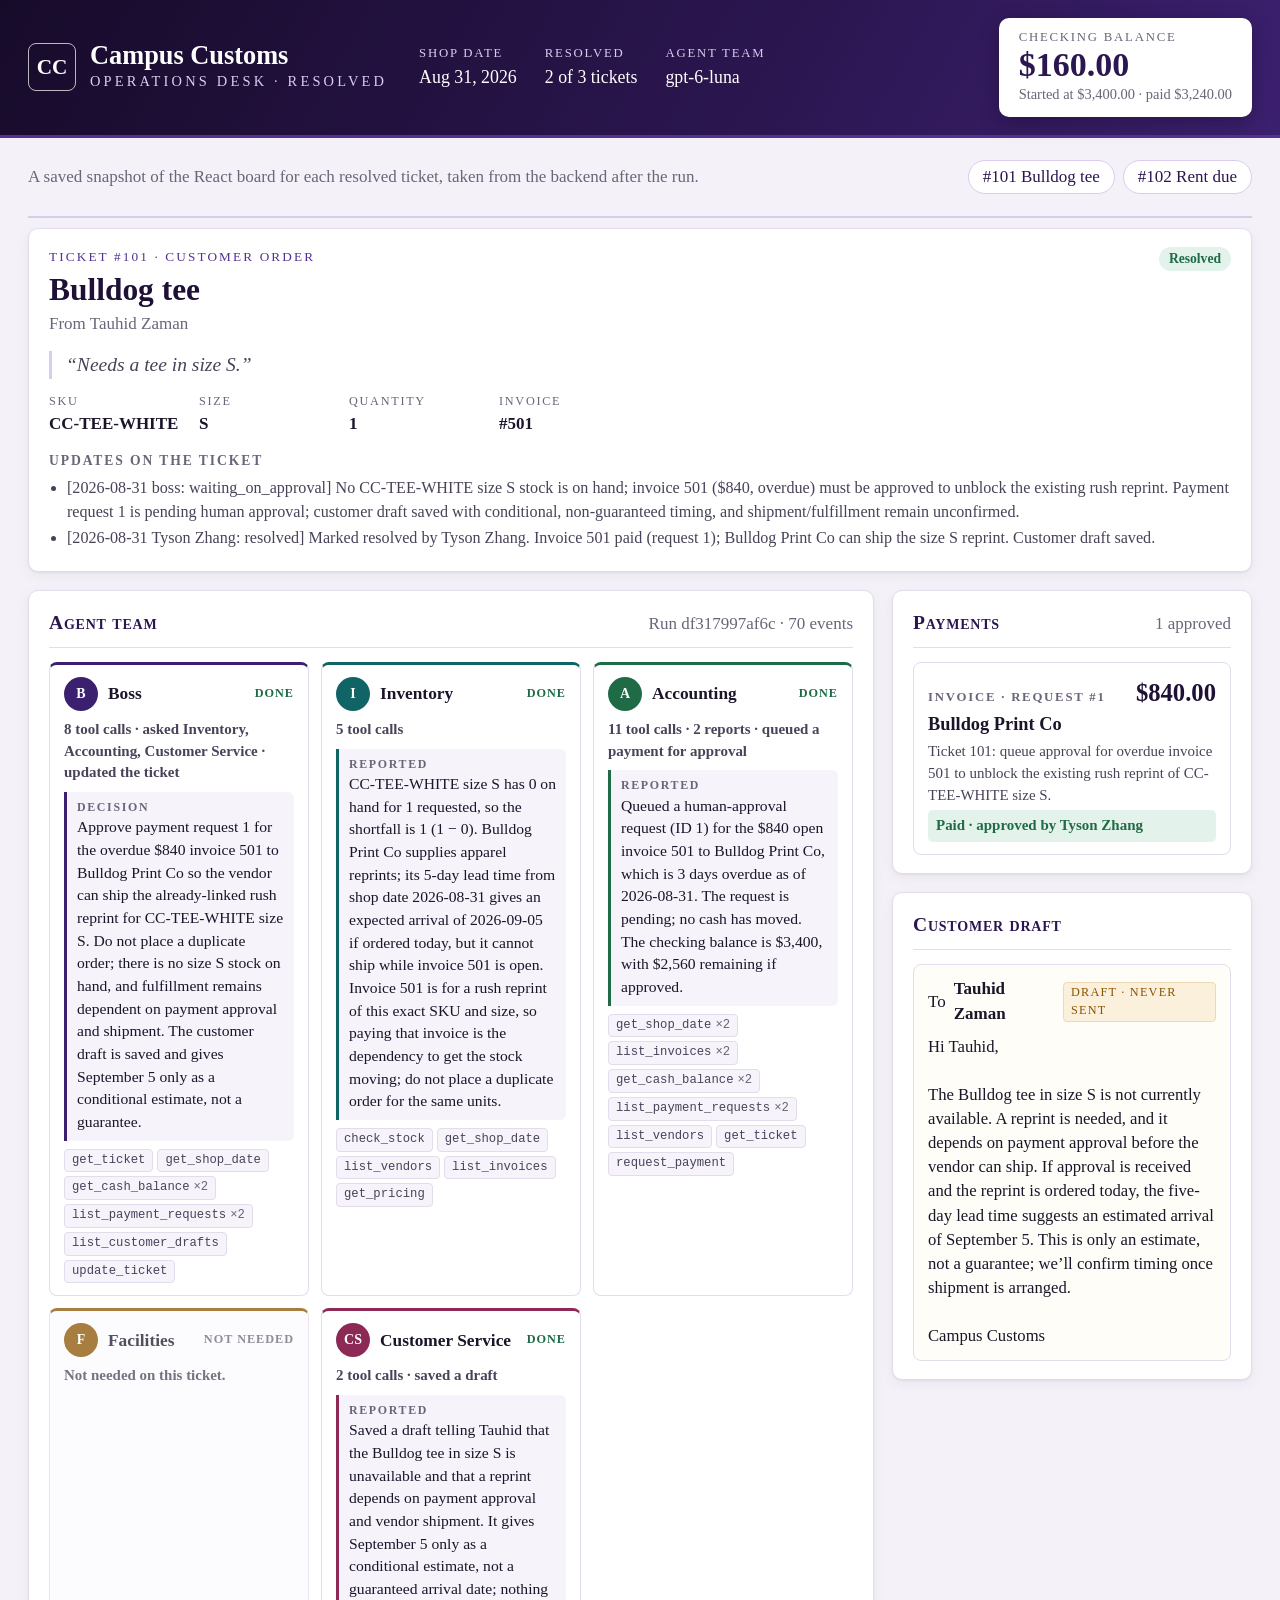
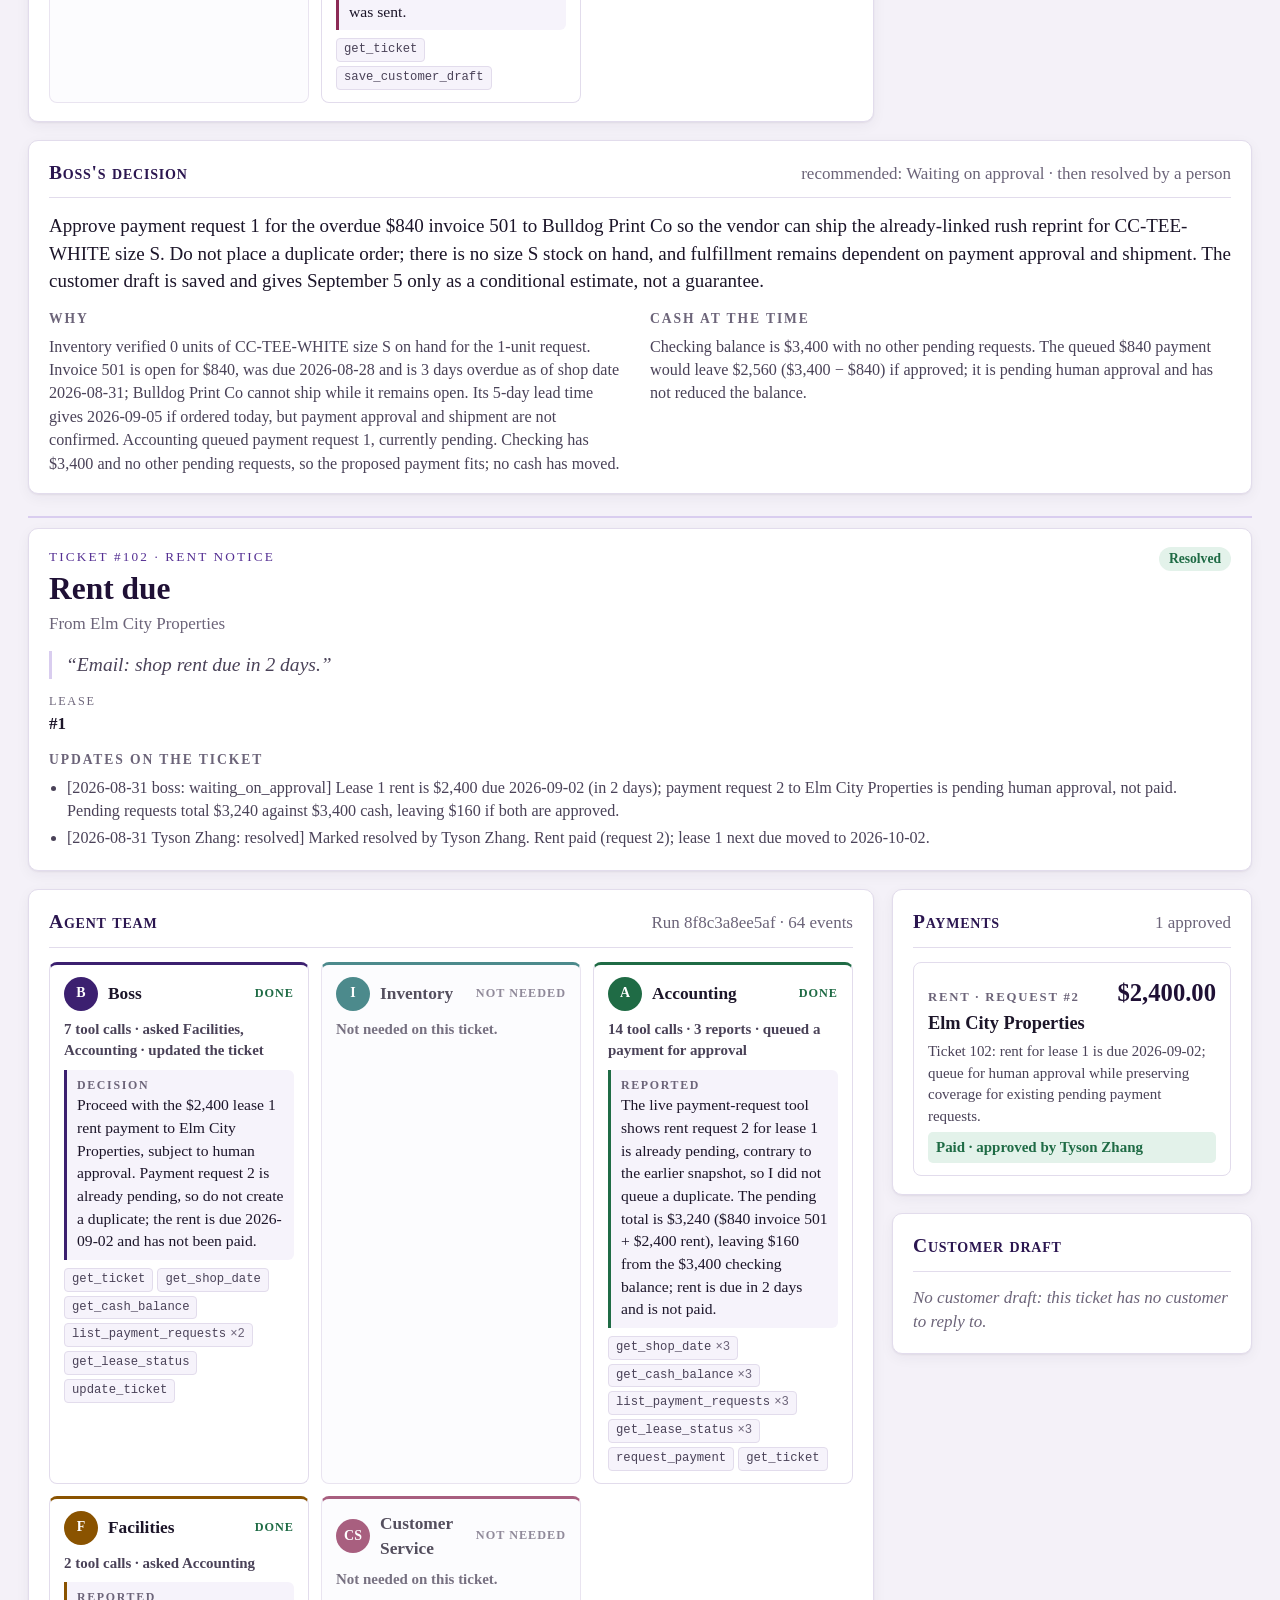
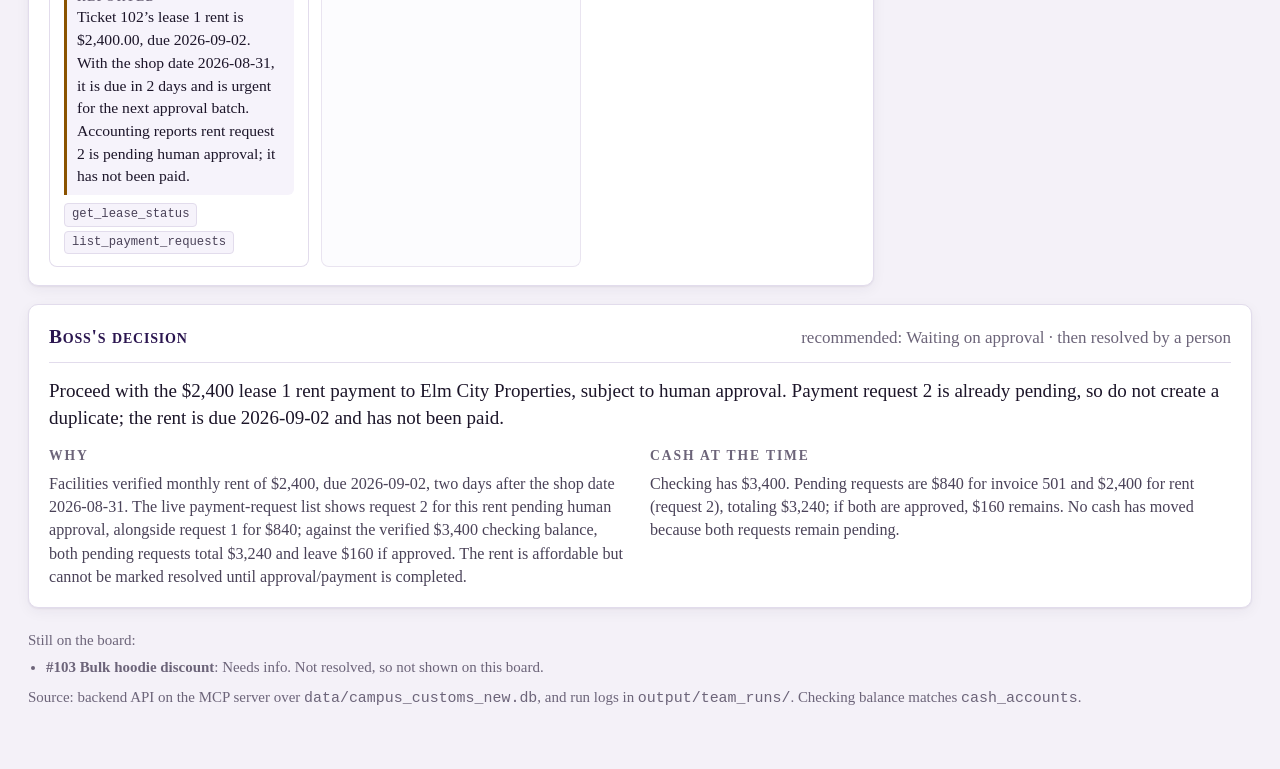
<file: output/resolved_board.html>
<!DOCTYPE html>
<html lang="en">
<head>
<meta charset="utf-8">
<meta name="viewport" content="width=device-width, initial-scale=1">
<title>Campus Customs Operations Desk: resolved tickets</title>
<style>
  :root {
    --serif: 'Times New Roman', Times, 'Liberation Serif', serif;
    --purple-950: #170b2a; --purple-900: #1f1035; --purple-800: #2b1650; --purple-700: #3c2070; --purple-600: #553093;
    --purple-200: #d9cdef; --purple-100: #ece6f7; --purple-50: #f6f3fb;
    --ink: #1c1529; --ink-2: #4a4258; --muted: #6c6479; --line: #e2dcec; --line-strong: #cfc6de; --page: #f4f1f8;
    --green: #1f6b45; --green-bg: #e3f2ea; --amber: #8a5300; --amber-bg: #fbf0dc;
    --boss: #3c2070; --inventory: #116466; --accounting: #1f6b45; --facilities: #8a5300; --customer_service: #8c2a55;
    font-family: var(--serif); font-size: 17px; line-height: 1.45; color: var(--ink); background: var(--page);
  }
  * { box-sizing: border-box; }
  body { margin: 0; }
  h1, h2, h3, h4 { margin: 0; }
  p { margin: 0; }
  .muted { color: var(--muted); }
  .masthead { background: linear-gradient(120deg, var(--purple-950), var(--purple-800) 60%, var(--purple-700)); color: #fff; border-bottom: 3px solid var(--purple-600); }
  .masthead-inner { max-width: 1280px; margin: 0 auto; padding: 18px 28px; display: flex; align-items: center; gap: 32px; flex-wrap: wrap; }
  .brand { display: flex; align-items: center; gap: 14px; }
  .brand-mark { width: 48px; height: 48px; display: grid; place-items: center; border: 1.5px solid rgba(255,255,255,.7); border-radius: 8px; font-size: 1.25rem; font-weight: 700; }
  .brand-name { font-size: 1.55rem; font-weight: 700; line-height: 1.1; }
  .brand-sub { font-size: .85rem; letter-spacing: .22em; text-transform: uppercase; color: var(--purple-200); }
  .facts { display: flex; gap: 28px; margin: 0; }
  .facts dt { font-size: .75rem; letter-spacing: .14em; text-transform: uppercase; color: var(--purple-200); }
  .facts dd { margin: 2px 0 0; font-size: 1.05rem; }
  .balance-card { margin-left: auto; background: #fff; color: var(--ink); border-radius: 10px; padding: 10px 20px 12px; min-width: 250px; box-shadow: 0 6px 20px rgba(0,0,0,.25); }
  .balance-label { font-size: .75rem; letter-spacing: .14em; text-transform: uppercase; color: var(--muted); }
  .balance-amount { font-size: 2rem; font-weight: 700; color: var(--purple-800); line-height: 1.1; }
  .balance-meta { font-size: .85rem; color: var(--muted); }
  main { max-width: 1280px; margin: 0 auto; padding: 22px 28px 60px; display: flex; flex-direction: column; gap: 22px; }
  .snapshot { display: flex; flex-wrap: wrap; justify-content: space-between; gap: 12px; align-items: center; }
  .snapshot nav { display: flex; gap: 8px; flex-wrap: wrap; }
  .snapshot nav a { color: var(--purple-800); border: 1px solid var(--purple-200); background: #fff; border-radius: 999px; padding: 4px 14px; text-decoration: none; }
  .snapshot nav a:hover { background: var(--purple-50); }
  .panel { background: #fff; border: 1px solid var(--line); border-radius: 10px; box-shadow: 0 1px 2px rgba(31,16,53,.06), 0 4px 14px rgba(31,16,53,.05); padding: 18px 20px; }
  .panel-head { display: flex; justify-content: space-between; align-items: baseline; gap: 12px; border-bottom: 1px solid var(--line); padding-bottom: 10px; margin-bottom: 14px; flex-wrap: wrap; }
  .ph { font-size: 1.15rem; font-variant: small-caps; letter-spacing: .04em; color: var(--purple-800); }
  .panel h3:not(.ph) { font-size: .8rem; letter-spacing: .14em; text-transform: uppercase; color: var(--muted); margin: 14px 0 6px; }
  .ticket-block { display: flex; flex-direction: column; gap: 18px; padding-top: 10px; border-top: 2px solid var(--purple-200); scroll-margin-top: 10px; }
  .ticket-panel-head { display: flex; justify-content: space-between; align-items: flex-start; gap: 16px; }
  .eyebrow { font-size: .78rem; letter-spacing: .16em; text-transform: uppercase; color: var(--purple-600); }
  .ticket-panel h2 { font-size: 1.85rem; color: var(--purple-900); }
  .ticket-request { font-size: 1.15rem; font-style: italic; color: var(--ink-2); margin: 14px 0; padding-left: 14px; border-left: 3px solid var(--purple-200); }
  .fact-grid { display: grid; grid-template-columns: repeat(auto-fill, minmax(130px, 1fr)); gap: 10px 18px; margin: 0; }
  .fact-grid dt { font-size: .72rem; letter-spacing: .14em; text-transform: uppercase; color: var(--muted); }
  .fact-grid dd { margin: 1px 0 0; font-weight: 700; }
  .updates { margin: 0; padding-left: 18px; color: var(--ink-2); font-size: .95rem; }
  .updates li { margin: 3px 0; }
  .pill { display: inline-block; padding: 2px 10px; border-radius: 999px; font-size: .8rem; font-weight: 700; white-space: nowrap; }
  .pill-resolved { background: var(--green-bg); color: var(--green); }
  .block-grid { display: grid; grid-template-columns: minmax(0, 1fr) 360px; gap: 18px; align-items: start; }
  .side { display: flex; flex-direction: column; gap: 18px; }
  @media (max-width: 1000px) { .block-grid { grid-template-columns: 1fr; } .balance-card { margin-left: 0; } }
  .agent-grid { display: grid; grid-template-columns: repeat(auto-fill, minmax(240px, 1fr)); gap: 12px; }
  .agent-card { --accent: var(--boss); border: 1px solid var(--line); border-top: 3px solid var(--accent); border-radius: 8px; padding: 12px 14px; display: flex; flex-direction: column; gap: 8px; }
  .agent-card.not-needed { background: #fcfbfe; opacity: .75; }
  .agent-boss { --accent: var(--boss); } .agent-inventory { --accent: var(--inventory); } .agent-accounting { --accent: var(--accounting); }
  .agent-facilities { --accent: var(--facilities); } .agent-customer_service { --accent: var(--customer_service); }
  .agent-card-head { display: grid; grid-template-columns: auto 1fr auto; gap: 10px; align-items: center; }
  .agent-avatar { width: 34px; height: 34px; border-radius: 50%; display: grid; place-items: center; background: var(--accent); color: #fff; font-weight: 700; font-size: .82rem; }
  .agent-card h4 { font-size: 1.02rem; }
  .agent-state { font-size: .72rem; font-weight: 700; letter-spacing: .08em; text-transform: uppercase; color: var(--green); }
  .not-needed .agent-state { color: var(--muted); }
  .agent-summary { font-size: .88rem; color: var(--ink-2); font-weight: 700; }
  .agent-saying { font-size: .92rem; background: var(--purple-50); border-left: 3px solid var(--accent); padding: 7px 10px; border-radius: 0 6px 6px 0; }
  .quote-label { display: block; font-size: .7rem; letter-spacing: .14em; text-transform: uppercase; color: var(--muted); font-weight: 700; }
  .tool-chips { list-style: none; margin: 0; padding: 0; display: flex; flex-wrap: wrap; gap: 4px; }
  .chip { font-family: Menlo, Consolas, monospace; font-size: .72rem; padding: 2px 7px; border-radius: 4px; background: var(--purple-50); border: 1px solid var(--line); color: var(--ink-2); }
  .chip-count { margin-left: 4px; color: var(--muted); }
  .approval-list { list-style: none; margin: 0; padding: 0; display: flex; flex-direction: column; gap: 10px; }
  .approval { border: 1px solid var(--line); border-radius: 8px; padding: 12px 14px; }
  .approval-top { display: flex; justify-content: space-between; align-items: baseline; }
  .approval-kind { font-size: .75rem; letter-spacing: .14em; text-transform: uppercase; color: var(--muted); font-weight: 700; }
  .approval-amount { font-size: 1.45rem; font-weight: 700; color: var(--purple-900); }
  .approval-payee { font-size: 1.08rem; font-weight: 700; }
  .approval-meta { font-size: .88rem; color: var(--ink-2); margin: 4px 0; }
  .approval-after { font-size: .88rem; padding: 5px 8px; border-radius: 5px; background: var(--green-bg); color: var(--green); font-weight: 700; }
  .draft { border: 1px solid var(--line); border-radius: 8px; padding: 12px 14px; background: #fffdf8; }
  .draft-head { display: flex; justify-content: space-between; align-items: center; margin-bottom: 8px; gap: 8px; }
  .draft-badge { font-size: .72rem; letter-spacing: .1em; text-transform: uppercase; color: var(--amber); border: 1px solid #efd9b3; background: var(--amber-bg); padding: 1px 7px; border-radius: 4px; }
  .draft-body { white-space: pre-wrap; font-size: .98rem; }
  .empty { color: var(--muted); font-style: italic; }
  .decision-text { font-size: 1.12rem; }
  .decision-cols { display: grid; grid-template-columns: 1fr 1fr; gap: 20px; }
  .decision-cols p { color: var(--ink-2); font-size: .95rem; }
  @media (max-width: 760px) { .decision-cols { grid-template-columns: 1fr; } }
  footer { color: var(--muted); font-size: .88rem; }
  footer ul { margin: 6px 0 0; padding-left: 18px; }
</style>
</head>
<body>
<header class="masthead">
  <div class="masthead-inner">
    <div class="brand"><div class="brand-mark">CC</div><div><div class="brand-name">Campus Customs</div><div class="brand-sub">Operations Desk · Resolved</div></div></div>
    <dl class="facts">
      <div><dt>Shop date</dt><dd>Aug 31, 2026</dd></div>
      <div><dt>Resolved</dt><dd>2 of 3 tickets</dd></div>
      <div><dt>Agent team</dt><dd>gpt-6-luna</dd></div>
    </dl>
    <div class="balance-card">
      <div class="balance-label">Checking balance</div>
      <div class="balance-amount">$160.00</div>
      <div class="balance-meta">Started at $3,400.00 · paid $3,240.00</div>
    </div>
  </div>
</header>
<main>
  <div class="snapshot">
    <p class="muted">A saved snapshot of the React board for each resolved ticket, taken from the backend after the run.</p>
    <nav aria-label="Resolved tickets"><a href="#ticket-101">#101 Bulldog tee</a><a href="#ticket-102">#102 Rent due</a></nav>
  </div>
  
  <section class="ticket-block" id="ticket-101">
    <div class="panel ticket-panel">
      <div class="ticket-panel-head">
        <div>
          <div class="eyebrow">Ticket #101 · Customer order</div>
          <h2>Bulldog tee</h2>
          <div class="muted">From Tauhid Zaman</div>
        </div>
        <span class="pill pill-resolved">Resolved</span>
      </div>
      <p class="ticket-request">“Needs a tee in size S.”</p>
      <dl class="fact-grid"><div><dt>SKU</dt><dd>CC-TEE-WHITE</dd></div><div><dt>Size</dt><dd>S</dd></div><div><dt>Quantity</dt><dd>1</dd></div><div><dt>Invoice</dt><dd>#501</dd></div></dl>
      <h3>Updates on the ticket</h3>
      <ul class="updates"><li>[2026-08-31 boss: waiting_on_approval] No CC-TEE-WHITE size S stock is on hand; invoice 501 ($840, overdue) must be approved to unblock the existing rush reprint. Payment request 1 is pending human approval; customer draft saved with conditional, non-guaranteed timing, and shipment/fulfillment remain unconfirmed.</li><li>[2026-08-31 Tyson Zhang: resolved] Marked resolved by Tyson Zhang. Invoice 501 paid (request 1); Bulldog Print Co can ship the size S reprint. Customer draft saved.</li></ul>
    </div>

    <div class="block-grid">
      <div class="panel">
        <div class="panel-head"><h3 class="ph">Agent team</h3><span class="muted">Run df317997af6c · 70 events</span></div>
        <div class="agent-grid">
        <article class="agent-card agent-boss ">
          <header class="agent-card-head">
            <span class="agent-avatar">B</span>
            <h4>Boss</h4>
            <span class="agent-state">Done</span>
          </header>
          <div class="agent-summary">8 tool calls · asked Inventory, Accounting, Customer Service · updated the ticket</div>
          <p class="agent-saying"><span class="quote-label">Decision</span>Approve payment request 1 for the overdue $840 invoice 501 to Bulldog Print Co so the vendor can ship the already-linked rush reprint for CC-TEE-WHITE size S. Do not place a duplicate order; there is no size S stock on hand, and fulfillment remains dependent on payment approval and shipment. The customer draft is saved and gives September 5 only as a conditional estimate, not a guarantee.</p>
          <ul class="tool-chips"><li class="chip">get_ticket</li><li class="chip">get_shop_date</li><li class="chip">get_cash_balance<span class=chip-count>×2</span></li><li class="chip">list_payment_requests<span class=chip-count>×2</span></li><li class="chip">list_customer_drafts</li><li class="chip">update_ticket</li></ul>
        </article>
        <article class="agent-card agent-inventory ">
          <header class="agent-card-head">
            <span class="agent-avatar">I</span>
            <h4>Inventory</h4>
            <span class="agent-state">Done</span>
          </header>
          <div class="agent-summary">5 tool calls</div>
          <p class="agent-saying"><span class="quote-label">Reported</span>CC-TEE-WHITE size S has 0 on hand for 1 requested, so the shortfall is 1 (1 − 0). Bulldog Print Co supplies apparel reprints; its 5-day lead time from shop date 2026-08-31 gives an expected arrival of 2026-09-05 if ordered today, but it cannot ship while invoice 501 is open. Invoice 501 is for a rush reprint of this exact SKU and size, so paying that invoice is the dependency to get the stock moving; do not place a duplicate order for the same units.</p>
          <ul class="tool-chips"><li class="chip">check_stock</li><li class="chip">get_shop_date</li><li class="chip">list_vendors</li><li class="chip">list_invoices</li><li class="chip">get_pricing</li></ul>
        </article>
        <article class="agent-card agent-accounting ">
          <header class="agent-card-head">
            <span class="agent-avatar">A</span>
            <h4>Accounting</h4>
            <span class="agent-state">Done</span>
          </header>
          <div class="agent-summary">11 tool calls · 2 reports · queued a payment for approval</div>
          <p class="agent-saying"><span class="quote-label">Reported</span>Queued a human-approval request (ID 1) for the $840 open invoice 501 to Bulldog Print Co, which is 3 days overdue as of 2026-08-31. The request is pending; no cash has moved. The checking balance is $3,400, with $2,560 remaining if approved.</p>
          <ul class="tool-chips"><li class="chip">get_shop_date<span class=chip-count>×2</span></li><li class="chip">list_invoices<span class=chip-count>×2</span></li><li class="chip">get_cash_balance<span class=chip-count>×2</span></li><li class="chip">list_payment_requests<span class=chip-count>×2</span></li><li class="chip">list_vendors</li><li class="chip">get_ticket</li><li class="chip">request_payment</li></ul>
        </article>
        <article class="agent-card agent-facilities not-needed">
          <header class="agent-card-head">
            <span class="agent-avatar">F</span>
            <h4>Facilities</h4>
            <span class="agent-state">Not needed</span>
          </header>
          <div class="agent-summary">Not needed on this ticket.</div>
          
          
        </article>
        <article class="agent-card agent-customer_service ">
          <header class="agent-card-head">
            <span class="agent-avatar">CS</span>
            <h4>Customer Service</h4>
            <span class="agent-state">Done</span>
          </header>
          <div class="agent-summary">2 tool calls · saved a draft</div>
          <p class="agent-saying"><span class="quote-label">Reported</span>Saved a draft telling Tauhid that the Bulldog tee in size S is unavailable and that a reprint depends on payment approval and vendor shipment. It gives September 5 only as a conditional estimate, not a guaranteed arrival date; nothing was sent.</p>
          <ul class="tool-chips"><li class="chip">get_ticket</li><li class="chip">save_customer_draft</li></ul>
        </article></div>
      </div>
      <div class="side">
        <div class="panel">
          <div class="panel-head"><h3 class="ph">Payments</h3><span class="muted">1 approved</span></div>
          <ul class="approval-list">
        <li class="approval paid">
          <div class="approval-top"><span class="approval-kind">invoice · request #1</span><span class="approval-amount">$840.00</span></div>
          <div class="approval-payee">Bulldog Print Co</div>
          <div class="approval-meta">Ticket 101: queue approval for overdue invoice 501 to unblock the existing rush reprint of CC-TEE-WHITE size S.</div>
          <div class="approval-after">Paid · approved by Tyson Zhang</div>
        </li></ul>
        </div>
        <div class="panel">
          <div class="panel-head"><h3 class="ph">Customer draft</h3></div>
          <article class="draft"><div class="draft-head">To <b>Tauhid Zaman</b><span class="draft-badge">Draft · never sent</span></div><div class="draft-body">Hi Tauhid,

The Bulldog tee in size S is not currently available. A reprint is needed, and it depends on payment approval before the vendor can ship. If approval is received and the reprint is ordered today, the five-day lead time suggests an estimated arrival of September 5. This is only an estimate, not a guarantee; we’ll confirm timing once shipment is arranged.

Campus Customs</div></article>
        </div>
      </div>
    </div>

    <div class="panel">
      <div class="panel-head"><h3 class="ph">Boss's decision</h3><span class="muted">recommended: Waiting on approval · then resolved by a person</span></div>
      <p class="decision-text">Approve payment request 1 for the overdue $840 invoice 501 to Bulldog Print Co so the vendor can ship the already-linked rush reprint for CC-TEE-WHITE size S. Do not place a duplicate order; there is no size S stock on hand, and fulfillment remains dependent on payment approval and shipment. The customer draft is saved and gives September 5 only as a conditional estimate, not a guarantee.</p>
      <div class="decision-cols"><div><h3>Why</h3><p>Inventory verified 0 units of CC-TEE-WHITE size S on hand for the 1-unit request. Invoice 501 is open for $840, was due 2026-08-28 and is 3 days overdue as of shop date 2026-08-31; Bulldog Print Co cannot ship while it remains open. Its 5-day lead time gives 2026-09-05 if ordered today, but payment approval and shipment are not confirmed. Accounting queued payment request 1, currently pending. Checking has $3,400 and no other pending requests, so the proposed payment fits; no cash has moved.</p></div><div><h3>Cash at the time</h3><p>Checking balance is $3,400 with no other pending requests. The queued $840 payment would leave $2,560 ($3,400 − $840) if approved; it is pending human approval and has not reduced the balance.</p></div></div>
    </div>
  </section>
  <section class="ticket-block" id="ticket-102">
    <div class="panel ticket-panel">
      <div class="ticket-panel-head">
        <div>
          <div class="eyebrow">Ticket #102 · Rent notice</div>
          <h2>Rent due</h2>
          <div class="muted">From Elm City Properties</div>
        </div>
        <span class="pill pill-resolved">Resolved</span>
      </div>
      <p class="ticket-request">“Email: shop rent due in 2 days.”</p>
      <dl class="fact-grid"><div><dt>Lease</dt><dd>#1</dd></div></dl>
      <h3>Updates on the ticket</h3>
      <ul class="updates"><li>[2026-08-31 boss: waiting_on_approval] Lease 1 rent is $2,400 due 2026-09-02 (in 2 days); payment request 2 to Elm City Properties is pending human approval, not paid. Pending requests total $3,240 against $3,400 cash, leaving $160 if both are approved.</li><li>[2026-08-31 Tyson Zhang: resolved] Marked resolved by Tyson Zhang. Rent paid (request 2); lease 1 next due moved to 2026-10-02.</li></ul>
    </div>

    <div class="block-grid">
      <div class="panel">
        <div class="panel-head"><h3 class="ph">Agent team</h3><span class="muted">Run 8f8c3a8ee5af · 64 events</span></div>
        <div class="agent-grid">
        <article class="agent-card agent-boss ">
          <header class="agent-card-head">
            <span class="agent-avatar">B</span>
            <h4>Boss</h4>
            <span class="agent-state">Done</span>
          </header>
          <div class="agent-summary">7 tool calls · asked Facilities, Accounting · updated the ticket</div>
          <p class="agent-saying"><span class="quote-label">Decision</span>Proceed with the $2,400 lease 1 rent payment to Elm City Properties, subject to human approval. Payment request 2 is already pending, so do not create a duplicate; the rent is due 2026-09-02 and has not been paid.</p>
          <ul class="tool-chips"><li class="chip">get_ticket</li><li class="chip">get_shop_date</li><li class="chip">get_cash_balance</li><li class="chip">list_payment_requests<span class=chip-count>×2</span></li><li class="chip">get_lease_status</li><li class="chip">update_ticket</li></ul>
        </article>
        <article class="agent-card agent-inventory not-needed">
          <header class="agent-card-head">
            <span class="agent-avatar">I</span>
            <h4>Inventory</h4>
            <span class="agent-state">Not needed</span>
          </header>
          <div class="agent-summary">Not needed on this ticket.</div>
          
          
        </article>
        <article class="agent-card agent-accounting ">
          <header class="agent-card-head">
            <span class="agent-avatar">A</span>
            <h4>Accounting</h4>
            <span class="agent-state">Done</span>
          </header>
          <div class="agent-summary">14 tool calls · 3 reports · queued a payment for approval</div>
          <p class="agent-saying"><span class="quote-label">Reported</span>The live payment-request tool shows rent request 2 for lease 1 is already pending, contrary to the earlier snapshot, so I did not queue a duplicate. The pending total is $3,240 ($840 invoice 501 + $2,400 rent), leaving $160 from the $3,400 checking balance; rent is due in 2 days and is not paid.</p>
          <ul class="tool-chips"><li class="chip">get_shop_date<span class=chip-count>×3</span></li><li class="chip">get_cash_balance<span class=chip-count>×3</span></li><li class="chip">list_payment_requests<span class=chip-count>×3</span></li><li class="chip">get_lease_status<span class=chip-count>×3</span></li><li class="chip">request_payment</li><li class="chip">get_ticket</li></ul>
        </article>
        <article class="agent-card agent-facilities ">
          <header class="agent-card-head">
            <span class="agent-avatar">F</span>
            <h4>Facilities</h4>
            <span class="agent-state">Done</span>
          </header>
          <div class="agent-summary">2 tool calls · asked Accounting</div>
          <p class="agent-saying"><span class="quote-label">Reported</span>Ticket 102’s lease 1 rent is $2,400.00, due 2026-09-02. With the shop date 2026-08-31, it is due in 2 days and is urgent for the next approval batch. Accounting reports rent request 2 is pending human approval; it has not been paid.</p>
          <ul class="tool-chips"><li class="chip">get_lease_status</li><li class="chip">list_payment_requests</li></ul>
        </article>
        <article class="agent-card agent-customer_service not-needed">
          <header class="agent-card-head">
            <span class="agent-avatar">CS</span>
            <h4>Customer Service</h4>
            <span class="agent-state">Not needed</span>
          </header>
          <div class="agent-summary">Not needed on this ticket.</div>
          
          
        </article></div>
      </div>
      <div class="side">
        <div class="panel">
          <div class="panel-head"><h3 class="ph">Payments</h3><span class="muted">1 approved</span></div>
          <ul class="approval-list">
        <li class="approval paid">
          <div class="approval-top"><span class="approval-kind">rent · request #2</span><span class="approval-amount">$2,400.00</span></div>
          <div class="approval-payee">Elm City Properties</div>
          <div class="approval-meta">Ticket 102: rent for lease 1 is due 2026-09-02; queue for human approval while preserving coverage for existing pending payment requests.</div>
          <div class="approval-after">Paid · approved by Tyson Zhang</div>
        </li></ul>
        </div>
        <div class="panel">
          <div class="panel-head"><h3 class="ph">Customer draft</h3></div>
          <p class="empty">No customer draft: this ticket has no customer to reply to.</p>
        </div>
      </div>
    </div>

    <div class="panel">
      <div class="panel-head"><h3 class="ph">Boss's decision</h3><span class="muted">recommended: Waiting on approval · then resolved by a person</span></div>
      <p class="decision-text">Proceed with the $2,400 lease 1 rent payment to Elm City Properties, subject to human approval. Payment request 2 is already pending, so do not create a duplicate; the rent is due 2026-09-02 and has not been paid.</p>
      <div class="decision-cols"><div><h3>Why</h3><p>Facilities verified monthly rent of $2,400, due 2026-09-02, two days after the shop date 2026-08-31. The live payment-request list shows request 2 for this rent pending human approval, alongside request 1 for $840; against the verified $3,400 checking balance, both pending requests total $3,240 and leave $160 if approved. The rent is affordable but cannot be marked resolved until approval/payment is completed.</p></div><div><h3>Cash at the time</h3><p>Checking has $3,400. Pending requests are $840 for invoice 501 and $2,400 for rent (request 2), totaling $3,240; if both are approved, $160 remains. No cash has moved because both requests remain pending.</p></div></div>
    </div>
  </section>
  <footer>
    <p>Still on the board:</p>
    <ul><li><b>#103 Bulk hoodie discount</b>: Needs info. Not resolved, so not shown on this board.</li></ul>
    <p style="margin-top:8px">Source: backend API on the MCP server over <code>data/campus_customs_new.db</code>, and run logs in <code>output/team_runs/</code>. Checking balance matches <code>cash_accounts</code>.</p>
  </footer>
</main>
</body>
</html>
</file>
